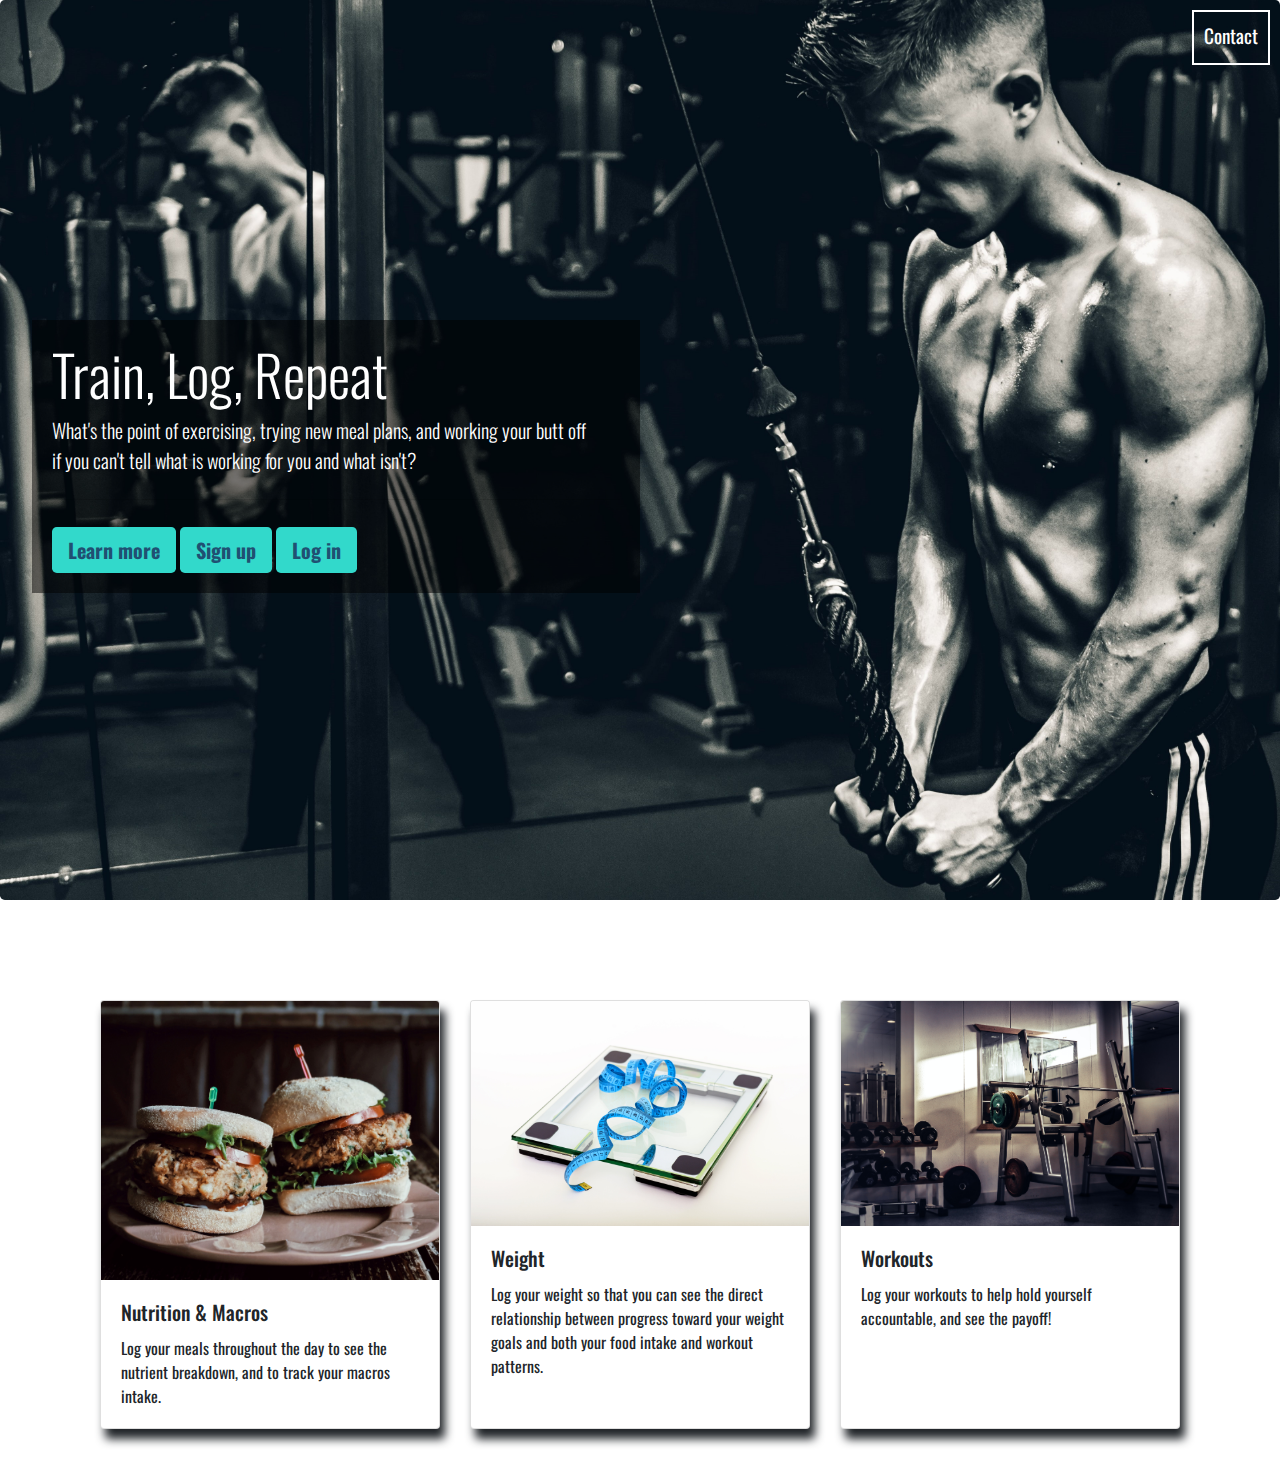
<file: index.html>
﻿<!DOCTYPE html>

<html lang="en" xmlns="http://www.w3.org/1999/xhtml">
<head>
    <meta charset="utf-8" />
    <title></title>
    <link rel="stylesheet" type="text/css" href="style.css">
    <link rel="stylesheet" href="https://stackpath.bootstrapcdn.com/bootstrap/4.4.1/css/bootstrap.min.css" integrity="sha384-Vkoo8x4CGsO3+Hhxv8T/Q5PaXtkKtu6ug5TOeNV6gBiFeWPGFN9MuhOf23Q9Ifjh" crossorigin="anonymous">
    <link href="https://fonts.googleapis.com/css2?family=Oswald&display=swap" rel="stylesheet">
</head>
<body>

        <div id = "mainJumbotron" class="jumbotron">      
            
            <div id = "transparent_background">
			
            <h1 class="display-4">Train, Log, Repeat</h1>
            <p class="lead">What's the point of exercising, trying new meal plans, and working your butt off <br> if you can't tell what is working for you and what isn't? </p>
            
            <hr class="my-4">
            <a class="btn btn-primary btn-lg" href="#moreInfo" role="button">Learn more</a>
            <a class="btn btn-primary btn-lg" href="signup.html" role="button">Sign up</a>
            <a class="btn btn-primary btn-lg" href="login.html" role="button">Log in</a>
        	</div>

        </div>
        
        <div id="contactButton"><a href="contact.html">Contact</a></div>
 

 <div id="moreInfo">
    
      

  
        <div class="card-deck">
			<div class="card">
				<img src="food.jpg" class="card-img-top" alt="...">
				<div class="card-body">
					<h5 class="card-title">Nutrition & Macros</h5>
					<p class="card-text">Log your meals throughout the day to see the nutrient breakdown, and to track your macros intake.</p>
				</div>
			</div>
			<div class="card">
				<img src="weight.jpg" class="card-img-top" alt="...">
				<div class="card-body">
					<h5 class="card-title">Weight</h5>
					<p class="card-text">Log your weight so that you can see the direct relationship between progress toward your weight goals and both your food intake and workout patterns.</p>
				</div>
			</div>
			<div class="card">
				<img src="workout.jpg" class="card-img-top" alt="...">
				<div class="card-body">
					<h5 class="card-title">Workouts</h5>
					<p class="card-text">Log your workouts to help hold yourself accountable, and see the payoff!</p>
				</div>
			</div>

		</div>			

       





</body>

<script src="https://code.jquery.com/jquery-3.4.1.slim.min.js" integrity="sha384-J6qa4849blE2+poT4WnyKhv5vZF5SrPo0iEjwBvKU7imGFAV0wwj1yYfoRSJoZ+n" crossorigin="anonymous"></script>
<script src="https://cdn.jsdelivr.net/npm/popper.js@1.16.0/dist/umd/popper.min.js" integrity="sha384-Q6E9RHvbIyZFJoft+2mJbHaEWldlvI9IOYy5n3zV9zzTtmI3UksdQRVvoxMfooAo" crossorigin="anonymous"></script>
<script src="https://stackpath.bootstrapcdn.com/bootstrap/4.4.1/js/bootstrap.min.js" integrity="sha384-wfSDF2E50Y2D1uUdj0O3uMBJnjuUD4Ih7YwaYd1iqfktj0Uod8GCExl3Og8ifwB6" crossorigin="anonymous"></script>

</html>
</file>
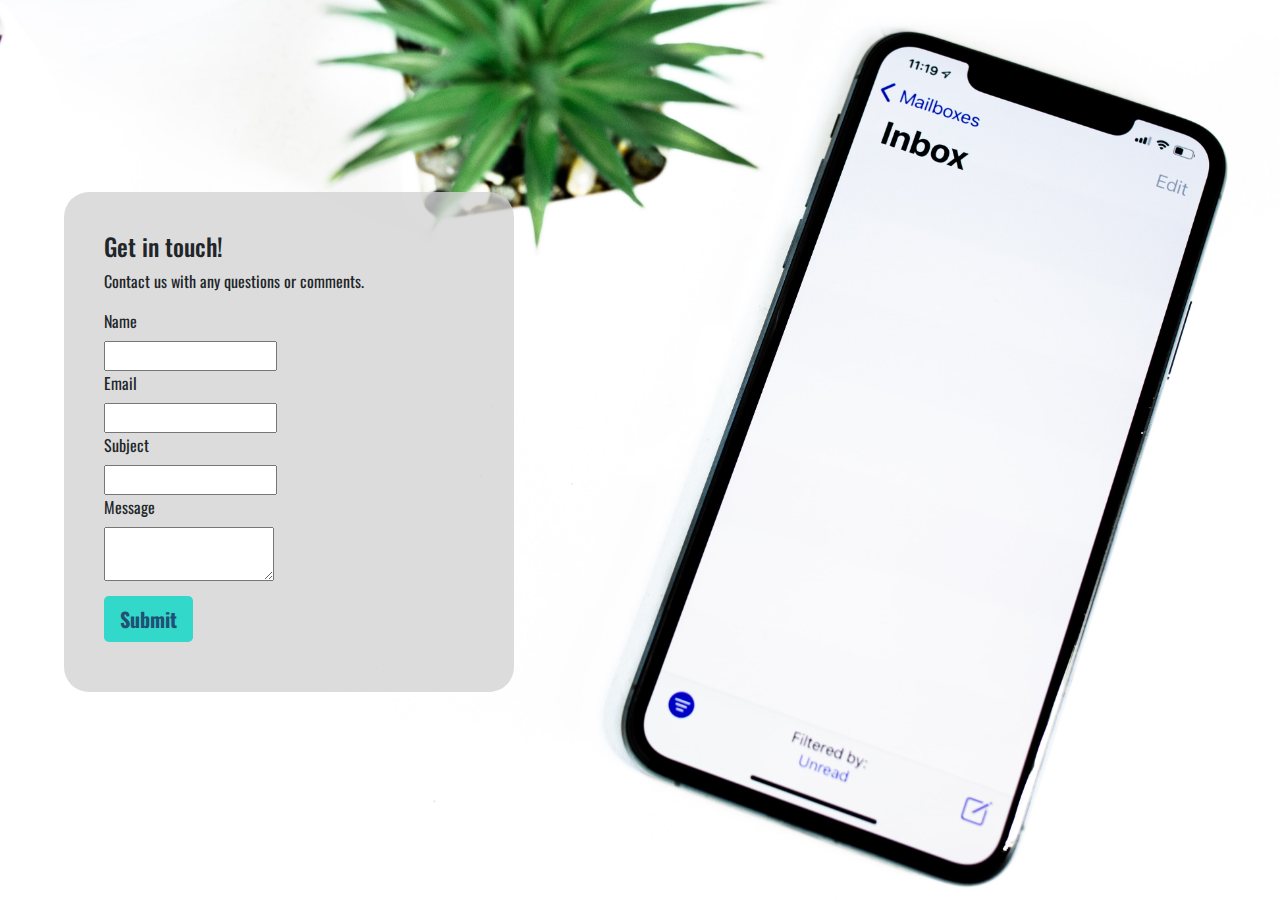
<file: contact.html>
﻿<!DOCTYPE html>

<html lang="en" xmlns="http://www.w3.org/1999/xhtml">
<head>
    <meta charset="utf-8" />
    <title></title>
	<link rel="stylesheet" type="text/css" href="style.css">
    <link rel="stylesheet" href="https://stackpath.bootstrapcdn.com/bootstrap/4.4.1/css/bootstrap.min.css" integrity="sha384-Vkoo8x4CGsO3+Hhxv8T/Q5PaXtkKtu6ug5TOeNV6gBiFeWPGFN9MuhOf23Q9Ifjh" crossorigin="anonymous">
    <link href="https://fonts.googleapis.com/css2?family=Oswald&display=swap" rel="stylesheet">
</head>
<body style="background-image: url('contact.jpg')">

<div id="contact_background">


		<div class = "form_content">

			<h4>Get in touch!</h4>

			<p>Contact us with any questions or comments.</p>
			
			<div>
			<form>

					<label for="name">Name</label><br>
					<input type="name"><br>

					<label for="email">Email</label><br>
					<input type="email"><br>

					<label for="text">Subject</label><br>
					<input type="text"><br>

					<label for="text">Message</label><br>
					<textarea type="text"></textarea><br>

				<a class="btn btn-primary btn-lg" id="contact_button" href=# role="button">Submit</a>
			
			</form>

		</div>


</div>




</body>
</html>
</file>
<file: style.css>
﻿
html {
	height: 100%;
}

body {
	height: 100%;
	margin: 0;
	background-repeat: no-repeat;
	background-attachment: fixed;
	background-size: cover;
}



/* reusable elements */

.jumbotron {
	background-size: cover;
	background-repeat: no-repeat;
}

.card {
	box-shadow: 5px 10px 10px;
}

.header {
	margin: 10% 5% 0% 5%;
}

.row {
	margin-top: 20px;
	margin-bottom: 20px;
}


/* custom css */

#contactButton {
	position: absolute;
	right: 10px;
	top: 10px;;
	border-style: solid;
	border-width: 2px;
	border-color: white;
	padding: 10px;
	font-size: 120%;
	}

#contactButton a {
	font-family: 'Oswald', sans-serif;
	color: white;
	text-decoration: none;
}

#contactButton a:hover {
	color: #32D9CB;
}

#mainJumbotron {	
	background-image: url('background2.jpg');		
	height: 100vh;
	padding-top: 25%;
	color: white;
	font-family: 'Oswald', sans-serif;
	margin-bottom: 0;
}

#mainJumbotron h1 {
	color: white;
}

#mainJumbotron .btn {
	background-color: #32D9CB;
	border: none;
	color: #205072;
	font-weight: bold;
	margin-top: 3px;
}

#mainJumbotron a:hover {
	background-color: #205072;
	color: #32D9CB;
	border: 2px #32D9CB;
}

#transparent_background {
	background-color: rgba(0, 0, 0, 0.5);
	padding: 20px;
	width: 50%;
}

#moreInfo {
	margin: 50px;
	font-family: 'Oswald', sans-serif;
	padding: 50px;
}




/* contact us page */

#contact_background {
	background-color: rgba(211,211,211, 0.8);
	width: 450px;
	height: 500px;
	position: absolute;
	float: left;
	margin-top: 15%;
	margin-left: 5%;
	margin-bottom: 5%;
	border-radius: 25px;
	padding: 20px;
}




/* sign up and login forms */


.form_section {
	width: 900px;
	height: 425px;
	background-color: lightgray;
	
	position: absolute;
	top: 0;
	bottom: 0;
	left: 0;
	right: 0;

	margin: auto;
}

.form_image {
	float: left;

}

.form_content {
	padding: 20px;
	float: left;
	font-family: 'Oswald', sans-serif;
}

.form_content .btn {
	background-color: #32D9CB;
	border: none;
	color: #205072;
	font-weight: bold;
	margin-top: 10px;
}

.form_content a:hover {
	background-color: #205072;
	color: #32D9CB;
}

#login_form {
	margin-top: 50px;
}
</file>
